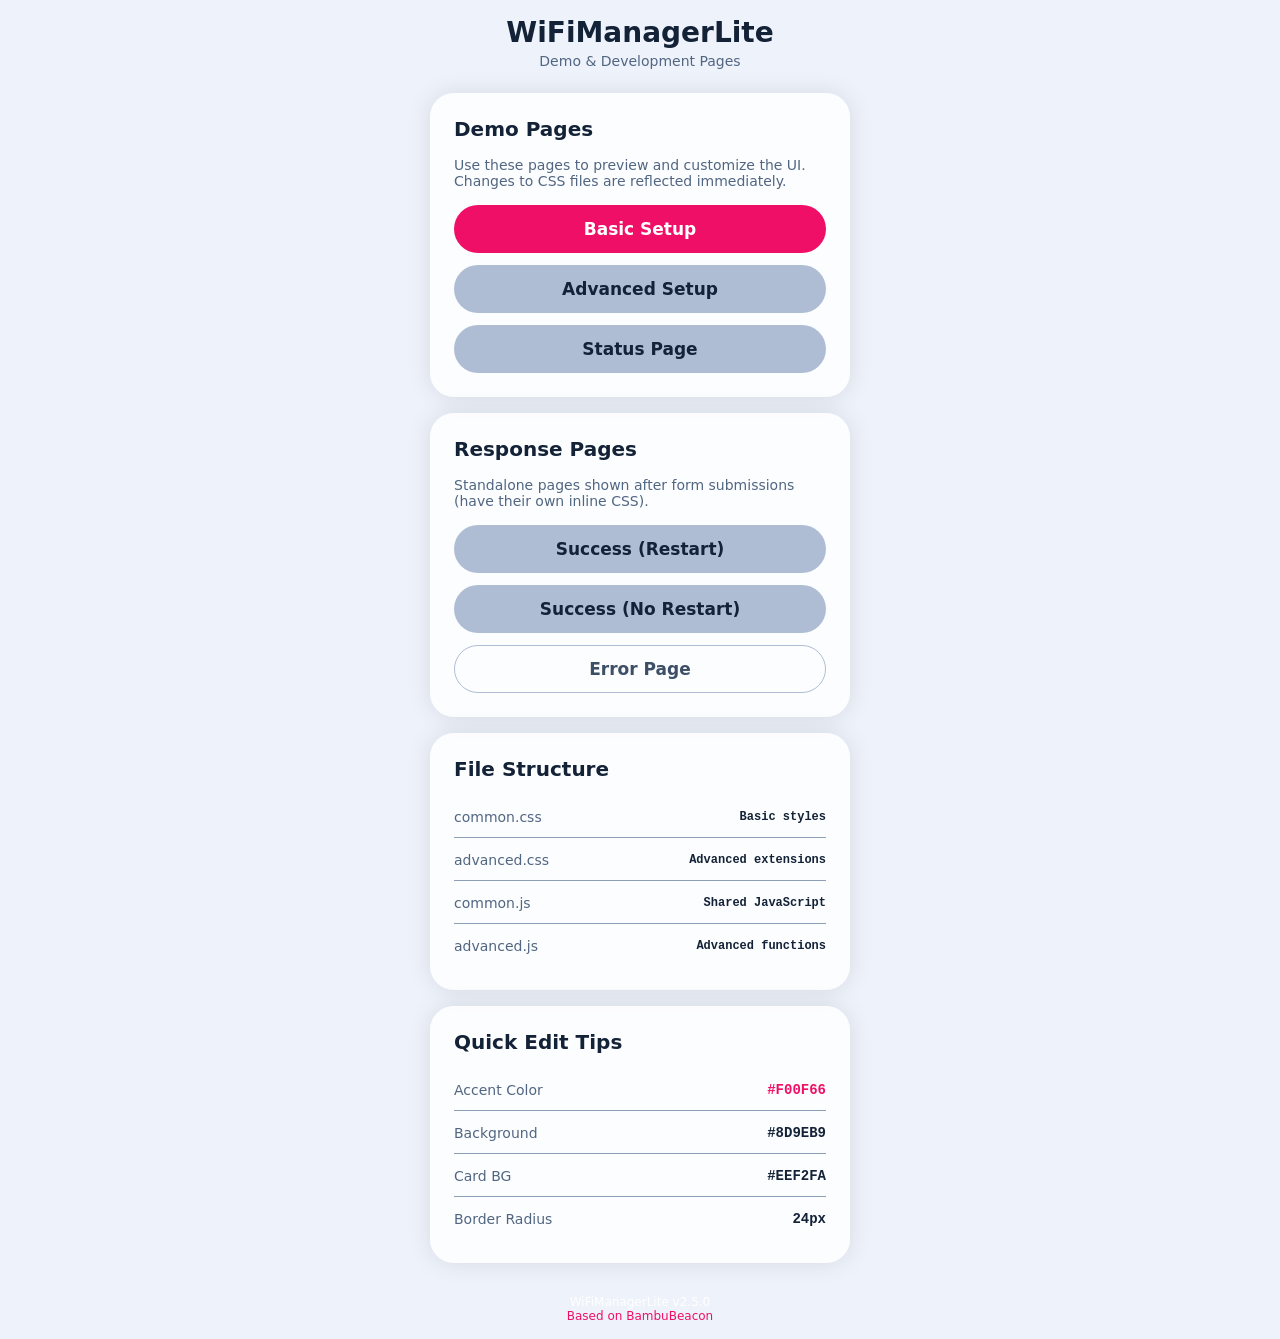
<file: webui_src/demo/index.html>
<!DOCTYPE html>
<html lang="en">
<head>
  <meta charset="UTF-8"/>
  <meta name="viewport" content="width=device-width,initial-scale=1.0"/>
  <title>WiFiManagerLite - Demo Pages</title>
  <link rel="stylesheet" href="../common.css"/>
  <link rel="stylesheet" href="../advanced.css"/>
</head>
<body>
  <div class="app">
    <!-- Header -->
    <div class="page-header">
      <h1>WiFiManagerLite</h1>
      <div class="subtitle">Demo &amp; Development Pages</div>
    </div>

    <!-- Demo Pages Card -->
    <div class="card">
      <div class="card-title mb-xl">Demo Pages</div>
      <p style="color: var(--text-muted); margin-bottom: var(--spc-xl); font-size: var(--font-size-body-medium);">
        Use these pages to preview and customize the UI. Changes to CSS files are reflected immediately.
      </p>
      <div class="button-stack">
        <a href="demo_basic.html" class="btn btn-large btn-cta">Basic Setup</a>
        <a href="demo_setup.html" class="btn btn-large btn-secondary">Advanced Setup</a>
        <a href="demo_status.html" class="btn btn-large btn-secondary">Status Page</a>
      </div>
    </div>

    <!-- Response Pages Card -->
    <div class="card">
      <div class="card-title mb-xl">Response Pages</div>
      <p style="color: var(--text-muted); margin-bottom: var(--spc-xl); font-size: var(--font-size-body-medium);">
        Standalone pages shown after form submissions (have their own inline CSS).
      </p>
      <div class="button-stack">
        <a href="../success_restart.html" class="btn btn-large btn-secondary">Success (Restart)</a>
        <a href="../success.html" class="btn btn-large btn-secondary">Success (No Restart)</a>
        <a href="../error.html" class="btn btn-large btn-danger">Error Page</a>
      </div>
    </div>

    <!-- File Structure Card -->
    <div class="card">
      <div class="card-title mb-xl">File Structure</div>
      <div class="status-list">
        <div class="status-item">
          <span class="status-label">common.css</span>
          <span class="status-value" style="font-size: 12px;">Basic styles</span>
        </div>
        <div class="status-item">
          <span class="status-label">advanced.css</span>
          <span class="status-value" style="font-size: 12px;">Advanced extensions</span>
        </div>
        <div class="status-item">
          <span class="status-label">common.js</span>
          <span class="status-value" style="font-size: 12px;">Shared JavaScript</span>
        </div>
        <div class="status-item">
          <span class="status-label">advanced.js</span>
          <span class="status-value" style="font-size: 12px;">Advanced functions</span>
        </div>
      </div>
    </div>

    <!-- Quick Edit Tips -->
    <div class="card">
      <div class="card-title mb-xl">Quick Edit Tips</div>
      <div class="status-list">
        <div class="status-item">
          <span class="status-label">Accent Color</span>
          <span class="status-value" style="color: var(--accent-pink);">#F00F66</span>
        </div>
        <div class="status-item">
          <span class="status-label">Background</span>
          <span class="status-value">#8D9EB9</span>
        </div>
        <div class="status-item">
          <span class="status-label">Card BG</span>
          <span class="status-value">#EEF2FA</span>
        </div>
        <div class="status-item">
          <span class="status-label">Border Radius</span>
          <span class="status-value">24px</span>
        </div>
      </div>
    </div>

    <!-- Footer -->
    <div class="page-footer">
      WiFiManagerLite v2.5.0<br>
      <a href="https://github.com/softwarecrash/BambuBeacon" target="_blank">Based on BambuBeacon</a>
    </div>
  </div>
</body>
</html>
</file>
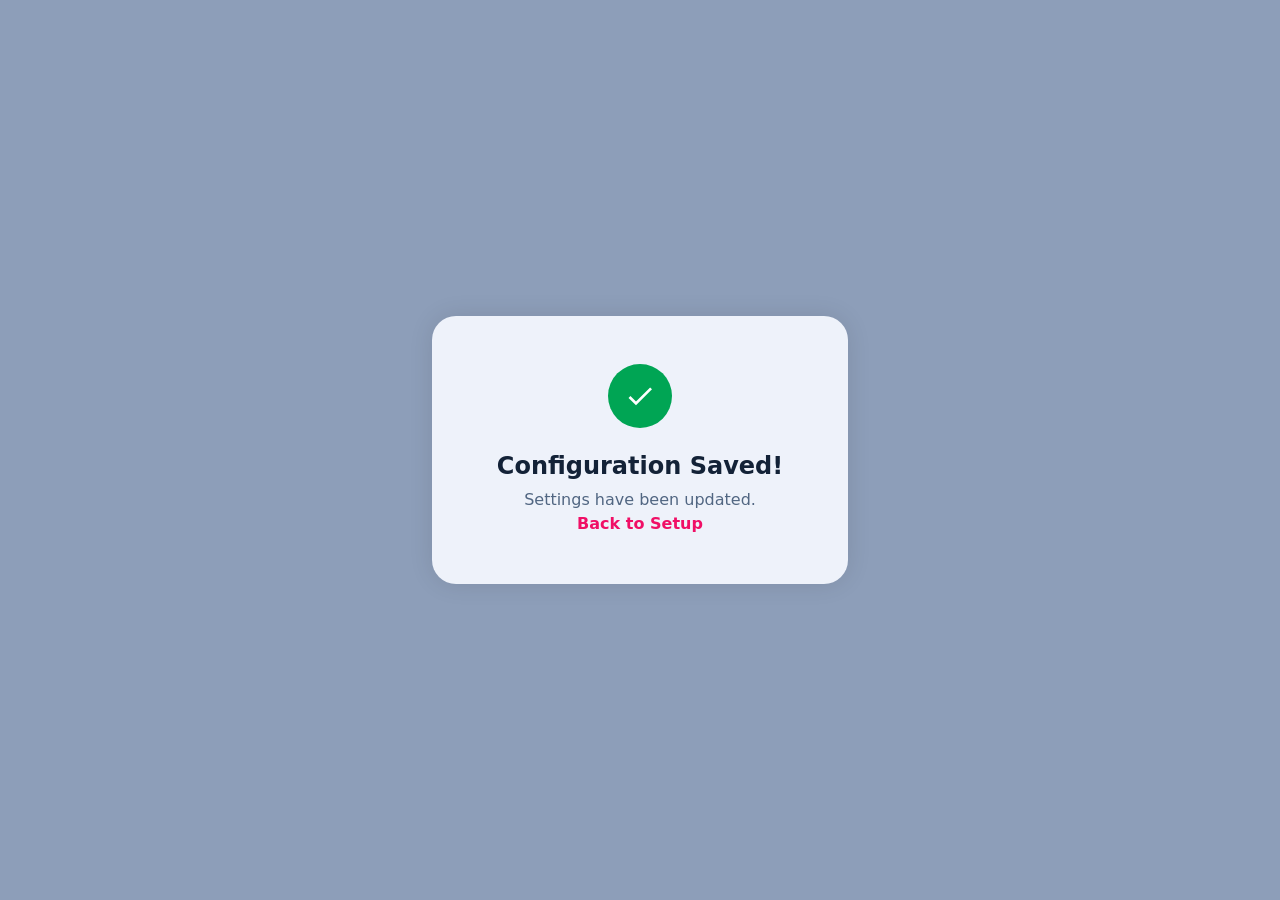
<file: webui_src/success.html>
<!DOCTYPE html>
<html lang="en">
<head>
  <meta charset="UTF-8">
  <meta name="viewport" content="width=device-width,initial-scale=1">
  <title>Success</title>
  <style>
    /* ============================================
       Response Page Styles (Homewind Design)
       Edit these to customize the success page
       ============================================ */
    
    /* Background */
    body {
      font-family: -apple-system, BlinkMacSystemFont, system-ui, sans-serif;
      background: #8D9EB9;
      margin: 0;
      padding: 24px;
      min-height: 100vh;
      display: flex;
      align-items: center;
      justify-content: center;
      box-sizing: border-box;
    }
    
    /* Card Container */
    .card {
      background: #EEF2FA;
      border-radius: 24px;
      padding: 48px;
      text-align: center;
      max-width: 320px;
      width: 100%;
      box-shadow: 0 0 24px rgba(0,0,0,0.1);
    }
    
    /* Icon Circle */
    .icon {
      width: 64px;
      height: 64px;
      background: #00A554;  /* Green for success */
      border-radius: 50%;
      margin: 0 auto 24px;
      display: flex;
      align-items: center;
      justify-content: center;
    }
    .icon svg {
      width: 32px;
      height: 32px;
      fill: #fff;
    }
    
    /* Typography */
    h1 {
      color: #132237;
      font-size: 24px;
      margin: 0 0 8px;
    }
    p {
      color: #516682;
      margin: 0;
      line-height: 1.5;
    }
    
    /* Link */
    a {
      color: #F00F66;  /* Pink accent */
      text-decoration: none;
      font-weight: 600;
    }
    a:hover {
      text-decoration: underline;
    }
  </style>
</head>
<body>
  <div class="card">
    <!-- Success Icon (Checkmark) -->
    <div class="icon">
      <svg viewBox="0 0 24 24">
        <path d="M9 16.17L4.83 12l-1.42 1.41L9 19 21 7l-1.41-1.41z"/>
      </svg>
    </div>
    
    <!-- Message -->
    <h1>Configuration Saved!</h1>
    <p>Settings have been updated.<br><a href="/">Back to Setup</a></p>
  </div>
</body>
</html>
</file>
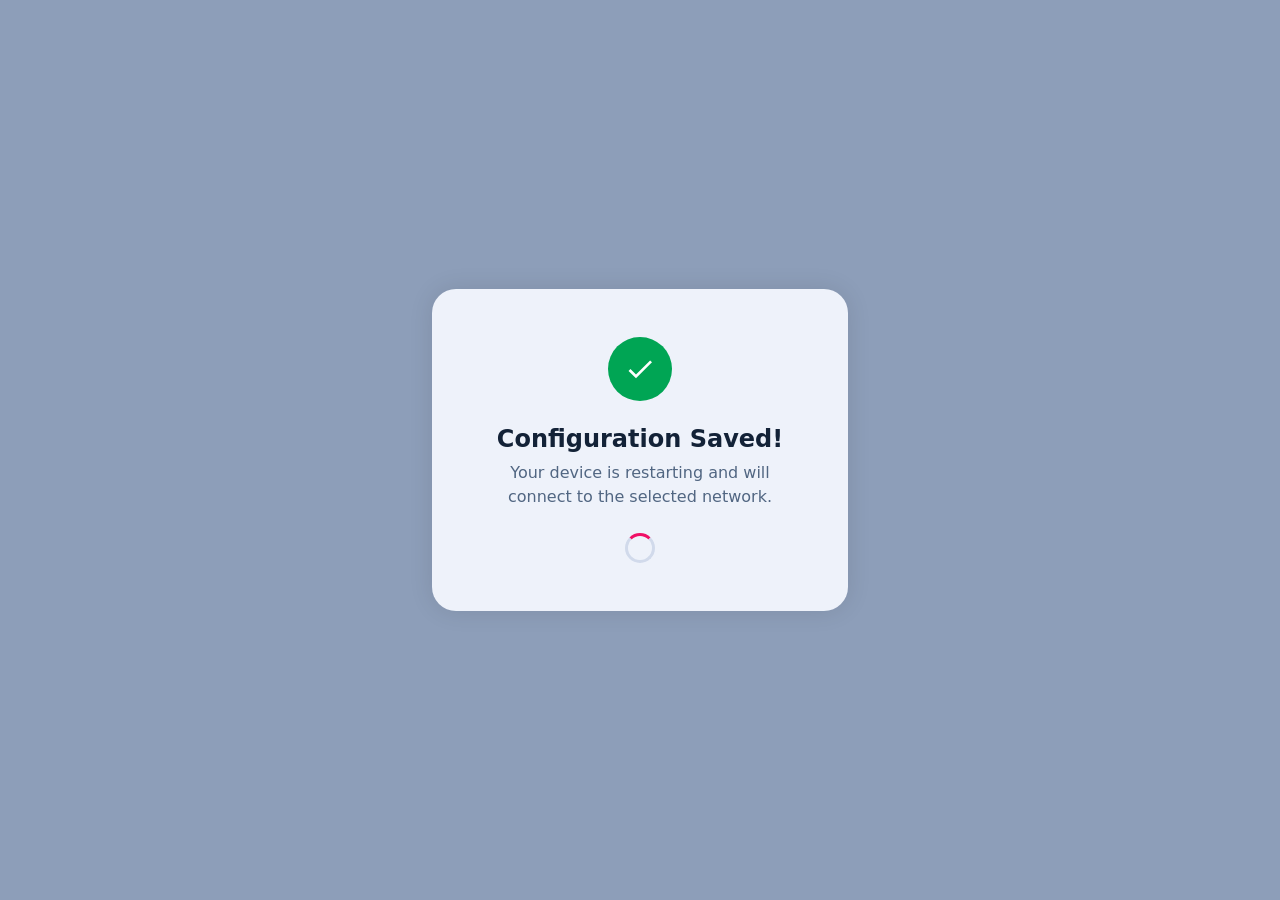
<file: webui_src/success_restart.html>
<!DOCTYPE html>
<html lang="en">
<head>
  <meta charset="UTF-8">
  <meta name="viewport" content="width=device-width,initial-scale=1">
  <title>Success</title>
  <style>
    /* ============================================
       Response Page Styles (Homewind Design)
       Edit these to customize the success page
       ============================================ */
    
    /* Background */
    body {
      font-family: -apple-system, BlinkMacSystemFont, system-ui, sans-serif;
      background: #8D9EB9;
      margin: 0;
      padding: 24px;
      min-height: 100vh;
      display: flex;
      align-items: center;
      justify-content: center;
      box-sizing: border-box;
    }
    
    /* Card Container */
    .card {
      background: #EEF2FA;
      border-radius: 24px;
      padding: 48px;
      text-align: center;
      max-width: 320px;
      width: 100%;
      box-shadow: 0 0 24px rgba(0,0,0,0.1);
    }
    
    /* Icon Circle */
    .icon {
      width: 64px;
      height: 64px;
      background: #00A554;  /* Green for success */
      border-radius: 50%;
      margin: 0 auto 24px;
      display: flex;
      align-items: center;
      justify-content: center;
    }
    .icon svg {
      width: 32px;
      height: 32px;
      fill: #fff;
    }
    
    /* Typography */
    h1 {
      color: #132237;
      font-size: 24px;
      margin: 0 0 8px;
    }
    p {
      color: #516682;
      margin: 0 0 24px;
      line-height: 1.5;
    }
    
    /* Loading Spinner */
    .spinner {
      width: 24px;
      height: 24px;
      border: 3px solid #D1DAEB;
      border-top-color: #F00F66;  /* Pink accent */
      border-radius: 50%;
      animation: spin 1s linear infinite;
      margin: 0 auto;
    }
    @keyframes spin {
      to { transform: rotate(360deg); }
    }
  </style>
</head>
<body>
  <div class="card">
    <!-- Success Icon (Checkmark) -->
    <div class="icon">
      <svg viewBox="0 0 24 24">
        <path d="M9 16.17L4.83 12l-1.42 1.41L9 19 21 7l-1.41-1.41z"/>
      </svg>
    </div>
    
    <!-- Message -->
    <h1>Configuration Saved!</h1>
    <p>Your device is restarting and will connect to the selected network.</p>
    
    <!-- Loading Spinner -->
    <div class="spinner"></div>
  </div>
</body>
</html>
</file>
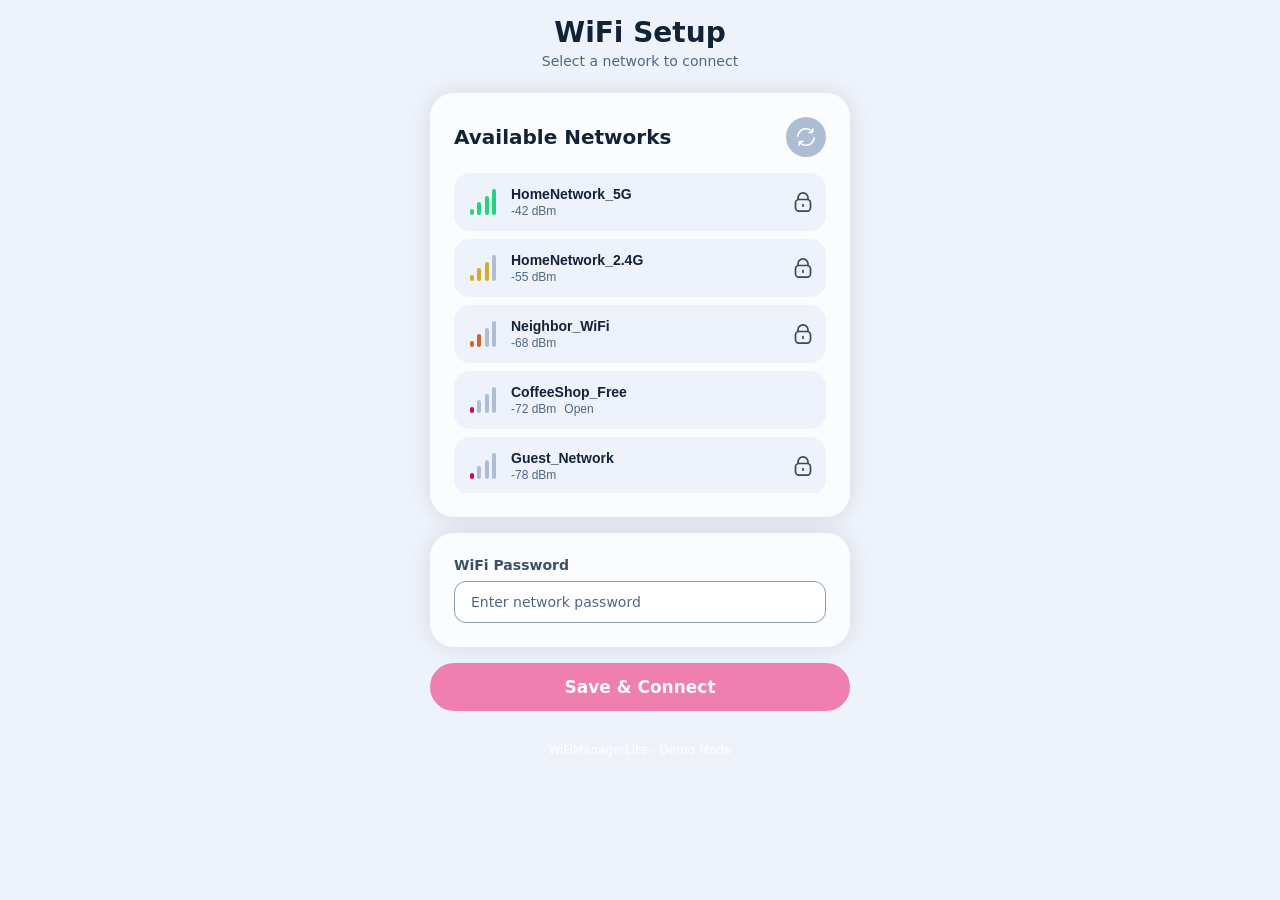
<file: webui_src/demo/demo_basic.html>
<!DOCTYPE html>
<html lang="en">
<head>
  <meta charset="UTF-8"/>
  <meta name="viewport" content="width=device-width,initial-scale=1.0,user-scalable=no"/>
  <title>Demo - Basic Setup</title>
  <!-- Direct link to CSS for easy editing -->
  <link rel="stylesheet" href="../common.css"/>
</head>
<body>
  <div class="app">
    <!-- Header -->
    <div class="page-header">
      <h1>WiFi Setup</h1>
      <div class="subtitle">Select a network to connect</div>
    </div>

    <!-- Network Selection Card -->
    <div class="card">
      <div class="card-header">
        <div class="card-title">Available Networks</div>
        <button type="button" class="icon-btn" onclick="refreshNetworks()" title="Refresh">
          <div class="icon icon-refresh"></div>
        </button>
      </div>
      <div id="networks" class="network-list">
        <!-- Networks will be populated by JavaScript -->
      </div>
    </div>
    
    <!-- Password Card -->
    <form action="#" method="POST" class="card" onsubmit="handleSubmit(event)" id="wifiForm">
      <label for="password">WiFi Password</label>
      <input type="password" id="password" name="password0" placeholder="Enter network password" autocomplete="new-password"/>
      <input type="hidden" id="ssid0" name="ssid0"/>
      <input type="hidden" id="bssid0" name="bssid0"/>
      <input type="hidden" name="devicename" value="ESP-Device"/>
    </form>
    
    <!-- Save Button (outside card) -->
    <div class="button-stack">
      <button type="submit" form="wifiForm" class="btn btn-large btn-cta" id="saveBtn" disabled>Save &amp; Connect</button>
    </div>
    
    <!-- Footer -->
    <div class="page-footer">WiFiManagerLite - Demo Mode</div>
  </div>
  
  <!-- Toast Backdrop -->
  <div id="toast-backdrop"></div>
  
  <!-- Toast Notification -->
  <div id="toast">
    <div id="toast-icon" class="spinner"></div>
    <div id="toast-title"></div>
    <div id="toast-msg"></div>
  </div>
  
  <script>
    // ============================================
    // Mock WiFi Networks for Demo
    // ============================================
    const mockNetworks = [
      { ssid: "HomeNetwork_5G",      bssid: "AA:BB:CC:DD:EE:01", rssi: -42, enc: true },
      { ssid: "HomeNetwork_2.4G",    bssid: "AA:BB:CC:DD:EE:02", rssi: -55, enc: true },
      { ssid: "Neighbor_WiFi",       bssid: "11:22:33:44:55:01", rssi: -68, enc: true },
      { ssid: "CoffeeShop_Free",     bssid: "11:22:33:44:55:02", rssi: -72, enc: false },
      { ssid: "Guest_Network",       bssid: "11:22:33:44:55:03", rssi: -78, enc: true },
      { ssid: "IoT_Devices",         bssid: "11:22:33:44:55:04", rssi: -85, enc: true },
      { ssid: "",                    bssid: "99:99:99:99:99:99", rssi: -90, enc: true },  // Hidden network
    ];

    let selectedSSID = '';
    let selectedBSSID = '';

    // ============================================
    // Signal Strength to CSS Class
    // ============================================
    function getSignalClass(rssi) {
      if (rssi >= -50) return 'strength-100';
      if (rssi >= -60) return 'strength-75';
      if (rssi >= -70) return 'strength-50';
      return 'strength-25';
    }

    // ============================================
    // Generate WiFi Signal HTML
    // ============================================
    function signalHTML(rssi) {
      const cls = getSignalClass(rssi);
      return `<div class="wifi-signal ${cls}">
        <div class="wifi-bar"></div>
        <div class="wifi-bar"></div>
        <div class="wifi-bar"></div>
        <div class="wifi-bar"></div>
      </div>`;
    }

    // ============================================
    // Load Networks (with mock scanning delay)
    // ============================================
    function loadNetworks() {
      const container = document.getElementById('networks');
      
      // Show scanning state
      container.innerHTML = `
        <div class="network empty">
          <div style="width:32px;height:32px;background:var(--icon-spinner) no-repeat center/contain"></div>
          <span>Scanning...</span>
        </div>`;

      // Simulate scan delay
      setTimeout(() => {
        container.innerHTML = '';
        
        // Sort by signal strength
        const sorted = [...mockNetworks].sort((a, b) => b.rssi - a.rssi);
        
        sorted.forEach(n => {
          const btn = document.createElement('button');
          btn.type = 'button';
          btn.className = 'network';
          btn.innerHTML = `
            ${signalHTML(n.rssi)}
            <div class="network-info">
              <div class="ssid">${n.ssid || '(hidden network)'}</div>
              <div class="network-meta">
                ${n.rssi} dBm
                ${!n.enc ? '<span style="color:var(--accent-green)">Open</span>' : ''}
              </div>
            </div>
            ${n.enc ? '<span class="lock-icon network-lock"></span>' : ''}
          `;

          btn.onclick = function() {
            // Deselect all
            document.querySelectorAll('.network').forEach(el => el.classList.remove('selected'));
            this.classList.add('selected');

            selectedSSID = n.ssid || '';
            selectedBSSID = n.bssid || '';

            // Update form fields
            document.getElementById('ssid0').value = selectedSSID;
            document.getElementById('bssid0').value = selectedBSSID;

            // Enable save button
            document.getElementById('saveBtn').disabled = !selectedSSID;

            // Focus password field
            document.getElementById('password').focus();
          };

          container.appendChild(btn);
        });
      }, 800);
    }

    // ============================================
    // Refresh Networks
    // ============================================
    function refreshNetworks() {
      loadNetworks();
    }

    // ============================================
    // Toast Notification
    // ============================================
    function toast(type, title, msg) {
      const t = document.getElementById('toast');
      const b = document.getElementById('toast-backdrop');
      const icon = document.getElementById('toast-icon');
      
      icon.className = type;
      document.getElementById('toast-title').textContent = title;
      document.getElementById('toast-msg').textContent = msg || '';
      
      t.classList.add('show');
      b.classList.add('show');
      
      if (type !== 'spinner') {
        setTimeout(() => {
          t.classList.remove('show');
          b.classList.remove('show');
        }, 3000);
      }
    }

    // ============================================
    // Form Submit Handler (Demo)
    // ============================================
    function handleSubmit(e) {
      e.preventDefault();
      
      const ssid = document.getElementById('ssid0').value;
      const password = document.getElementById('password').value;
      
      toast('spinner', 'Connecting...', `Connecting to ${ssid}`);
      
      // Simulate connection
      setTimeout(() => {
        toast('success', 'Connected!', `Successfully connected to ${ssid}`);
      }, 2000);
    }

    // ============================================
    // Initialize
    // ============================================
    document.addEventListener('DOMContentLoaded', loadNetworks);
  </script>
</body>
</html>
</file>
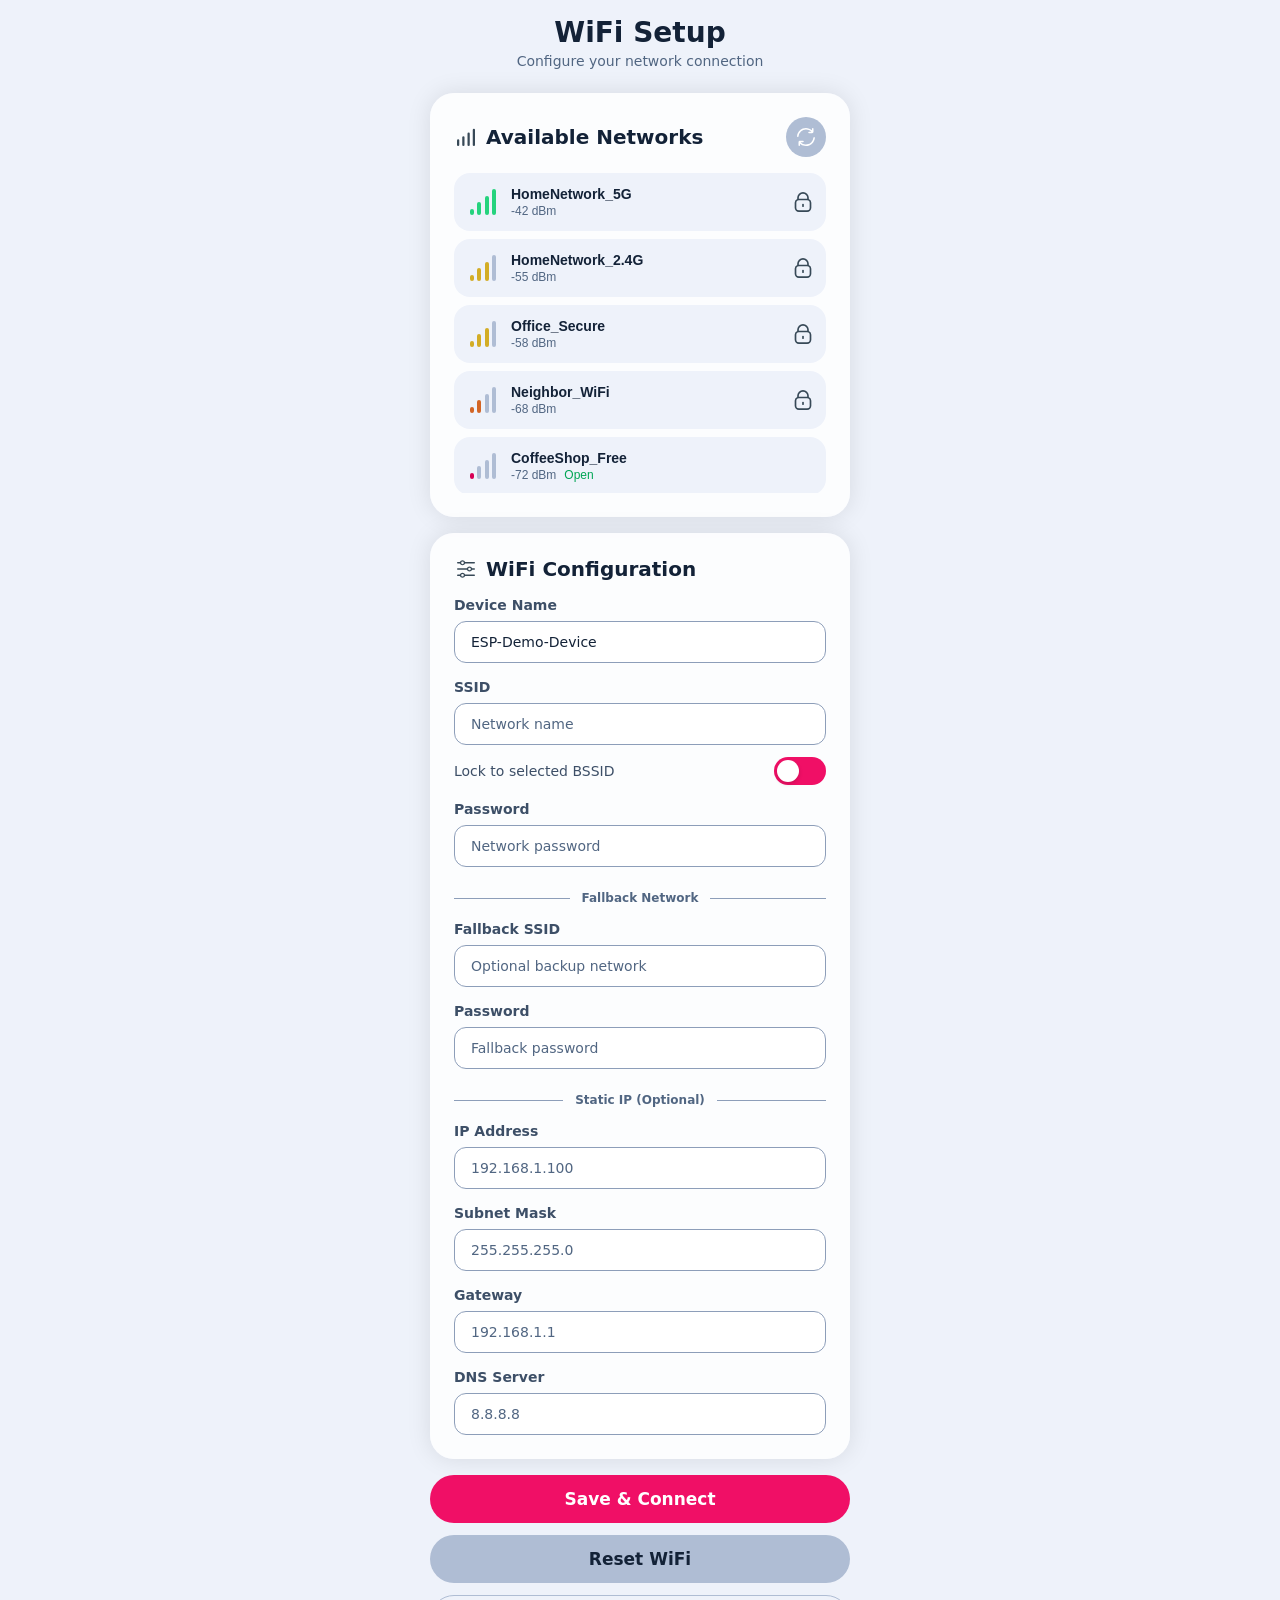
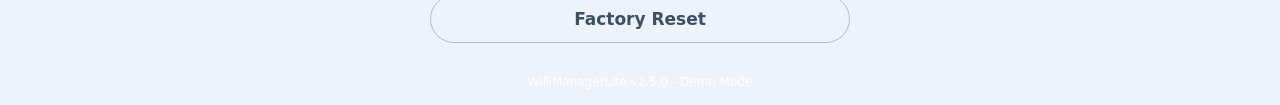
<file: webui_src/demo/demo_setup.html>
<!DOCTYPE html>
<html lang="en">
<head>
  <meta charset="UTF-8"/>
  <meta name="viewport" content="width=device-width,initial-scale=1.0,user-scalable=no"/>
  <title>Demo - Advanced Setup</title>
  <!-- Direct links to CSS for easy editing -->
  <link rel="stylesheet" href="../common.css"/>
  <link rel="stylesheet" href="../advanced.css"/>
</head>
<body>
  <div class="app">
    <!-- Header -->
    <div class="page-header">
      <h1>WiFi Setup</h1>
      <div class="subtitle">Configure your network connection</div>
    </div>

    <!-- Network Selection Card -->
    <div class="card">
      <div class="card-header">
        <div class="card-title">
          <div class="card-title-icon" style="background-image: var(--icon-wifi)"></div>
          Available Networks
        </div>
        <button type="button" class="icon-btn" onclick="refreshNetworks()" title="Refresh">
          <div class="icon icon-refresh"></div>
        </button>
      </div>
      <div id="networks" class="network-list">
        <!-- Networks will be populated by JavaScript -->
      </div>
    </div>

    <!-- WiFi Configuration Card -->
    <form id="wifiForm" action="#" method="POST" class="card" onsubmit="handleSubmit(event)">
      <div class="card-title">
        <div class="card-title-icon" style="background-image: var(--icon-settings)"></div>
        WiFi Configuration
      </div>

      <label for="devicename">Device Name</label>
      <input type="text" id="devicename" name="devicename" placeholder="My ESP Device" value="ESP-Demo-Device" autocomplete="off" required/>

      <label for="ssid0">SSID</label>
      <input type="text" id="ssid0" name="ssid0" placeholder="Network name" autocomplete="off"/>
      <input type="hidden" id="bssid0" name="bssid0"/>

      <label class="toggle-row">
        <span>Lock to selected BSSID</span>
        <div class="toggle-switch">
          <input type="checkbox" id="bssidLock" name="bssidLock" value="1"/>
          <span class="toggle-slider"></span>
        </div>
      </label>

      <label for="password0">Password</label>
      <input type="password" id="password0" name="password0" placeholder="Network password" autocomplete="new-password"/>

      <div class="section-divider">Fallback Network</div>

      <label for="ssid1">Fallback SSID</label>
      <input type="text" id="ssid1" name="ssid1" placeholder="Optional backup network" autocomplete="off"/>

      <label for="password1">Password</label>
      <input type="password" id="password1" name="password1" placeholder="Fallback password" autocomplete="new-password"/>

      <div class="section-divider">Static IP (Optional)</div>

      <label for="ip">IP Address</label>
      <input type="text" id="ip" name="ip" placeholder="192.168.1.100"/>

      <label for="subnet">Subnet Mask</label>
      <input type="text" id="subnet" name="subnet" placeholder="255.255.255.0"/>

      <label for="gateway">Gateway</label>
      <input type="text" id="gateway" name="gateway" placeholder="192.168.1.1"/>

      <label for="dns">DNS Server</label>
      <input type="text" id="dns" name="dns" placeholder="8.8.8.8"/>
    </form>
    
    <!-- Buttons (outside card) -->
    <div class="button-stack">
      <button type="submit" form="wifiForm" class="btn btn-large btn-cta">Save &amp; Connect</button>
      <button type="button" class="btn btn-large btn-secondary" onclick="doReset()">Reset WiFi</button>
      <button type="button" class="btn btn-large btn-danger" onclick="doFactoryReset()">Factory Reset</button>
    </div>

    <!-- Footer -->
    <div class="page-footer">
      WiFiManagerLite v2.5.0 - Demo Mode
    </div>
  </div>

  <!-- Toast Backdrop -->
  <div id="toast-backdrop"></div>
  
  <!-- Toast Notification -->
  <div id="toast">
    <div id="toast-icon" class="spinner"></div>
    <div id="toast-title"></div>
    <div id="toast-msg"></div>
  </div>

  <script>
    // ============================================
    // Mock WiFi Networks for Demo
    // ============================================
    const mockNetworks = [
      { ssid: "HomeNetwork_5G",      bssid: "AA:BB:CC:DD:EE:01", rssi: -42, enc: true },
      { ssid: "HomeNetwork_2.4G",    bssid: "AA:BB:CC:DD:EE:02", rssi: -55, enc: true },
      { ssid: "Office_Secure",       bssid: "11:22:33:44:55:01", rssi: -58, enc: true },
      { ssid: "Neighbor_WiFi",       bssid: "11:22:33:44:55:02", rssi: -68, enc: true },
      { ssid: "CoffeeShop_Free",     bssid: "11:22:33:44:55:03", rssi: -72, enc: false },
      { ssid: "Guest_Network",       bssid: "11:22:33:44:55:04", rssi: -78, enc: true },
      { ssid: "IoT_Devices",         bssid: "11:22:33:44:55:05", rssi: -82, enc: true },
      { ssid: "Garage_AP",           bssid: "11:22:33:44:55:06", rssi: -88, enc: true },
      { ssid: "",                    bssid: "99:99:99:99:99:99", rssi: -92, enc: true },  // Hidden
    ];

    let selectedSSID = '';
    let selectedBSSID = '';

    // ============================================
    // Signal Strength to CSS Class
    // ============================================
    function getSignalClass(rssi) {
      if (rssi >= -50) return 'strength-100';
      if (rssi >= -60) return 'strength-75';
      if (rssi >= -70) return 'strength-50';
      return 'strength-25';
    }

    // ============================================
    // Generate WiFi Signal HTML
    // ============================================
    function signalHTML(rssi) {
      const cls = getSignalClass(rssi);
      return `<div class="wifi-signal ${cls}">
        <div class="wifi-bar"></div>
        <div class="wifi-bar"></div>
        <div class="wifi-bar"></div>
        <div class="wifi-bar"></div>
      </div>`;
    }

    // ============================================
    // Load Networks (with mock scanning delay)
    // ============================================
    function loadNetworks() {
      const container = document.getElementById('networks');
      
      // Show scanning state
      container.innerHTML = `
        <div class="network empty">
          <div style="width:32px;height:32px;background:var(--icon-spinner) no-repeat center/contain"></div>
          <span>Scanning...</span>
        </div>`;

      // Simulate scan delay
      setTimeout(() => {
        container.innerHTML = '';
        
        // Sort by signal strength
        const sorted = [...mockNetworks].sort((a, b) => b.rssi - a.rssi);
        
        sorted.forEach(n => {
          const btn = document.createElement('button');
          btn.type = 'button';
          btn.className = 'network';
          btn.innerHTML = `
            ${signalHTML(n.rssi)}
            <div class="network-info">
              <div class="ssid">${n.ssid || '(hidden network)'}</div>
              <div class="network-meta">
                ${n.rssi} dBm
                ${!n.enc ? '<span style="color:var(--accent-green)">Open</span>' : ''}
              </div>
            </div>
            ${n.enc ? '<span class="lock-icon network-lock"></span>' : ''}
          `;

          btn.onclick = function() {
            // Deselect all
            document.querySelectorAll('.network').forEach(el => el.classList.remove('selected'));
            this.classList.add('selected');

            selectedSSID = n.ssid || '';
            selectedBSSID = n.bssid || '';

            // Update form fields
            document.getElementById('ssid0').value = selectedSSID;
            document.getElementById('bssid0').value = selectedBSSID;

            // Focus password field
            document.getElementById('password0').focus();
          };

          container.appendChild(btn);
        });
      }, 800);
    }

    // ============================================
    // Refresh Networks
    // ============================================
    function refreshNetworks() {
      loadNetworks();
    }

    // ============================================
    // Toast Notification
    // ============================================
    function toast(type, title, msg) {
      const t = document.getElementById('toast');
      const b = document.getElementById('toast-backdrop');
      const icon = document.getElementById('toast-icon');
      
      icon.className = type;
      document.getElementById('toast-title').textContent = title;
      document.getElementById('toast-msg').textContent = msg || '';
      
      t.classList.add('show');
      b.classList.add('show');
      
      if (type !== 'spinner') {
        setTimeout(() => {
          t.classList.remove('show');
          b.classList.remove('show');
        }, 3000);
      }
    }

    // ============================================
    // Form Submit Handler (Demo)
    // ============================================
    function handleSubmit(e) {
      e.preventDefault();
      
      const ssid = document.getElementById('ssid0').value;
      const deviceName = document.getElementById('devicename').value;
      
      if (!ssid) {
        toast('error', 'Error', 'Please select a network');
        return;
      }
      
      toast('spinner', 'Saving...', `Connecting ${deviceName} to ${ssid}`);
      
      // Simulate connection
      setTimeout(() => {
        toast('success', 'Configuration Saved!', `Device will restart and connect to ${ssid}`);
      }, 2000);
    }

    // ============================================
    // Reset Functions (Demo)
    // ============================================
    function doReset() {
      toast('spinner', 'Resetting...', 'Clearing WiFi settings');
      setTimeout(() => {
        toast('success', 'WiFi Reset', 'Settings cleared. Device will restart.');
      }, 1500);
    }

    function doFactoryReset() {
      if (confirm('Are you sure you want to factory reset? All settings will be lost.')) {
        toast('spinner', 'Factory Reset...', 'Erasing all data');
        setTimeout(() => {
          toast('success', 'Factory Reset Complete', 'Device will restart.');
        }, 2000);
      }
    }

    // ============================================
    // Initialize
    // ============================================
    document.addEventListener('DOMContentLoaded', loadNetworks);
  </script>
</body>
</html>
</file>
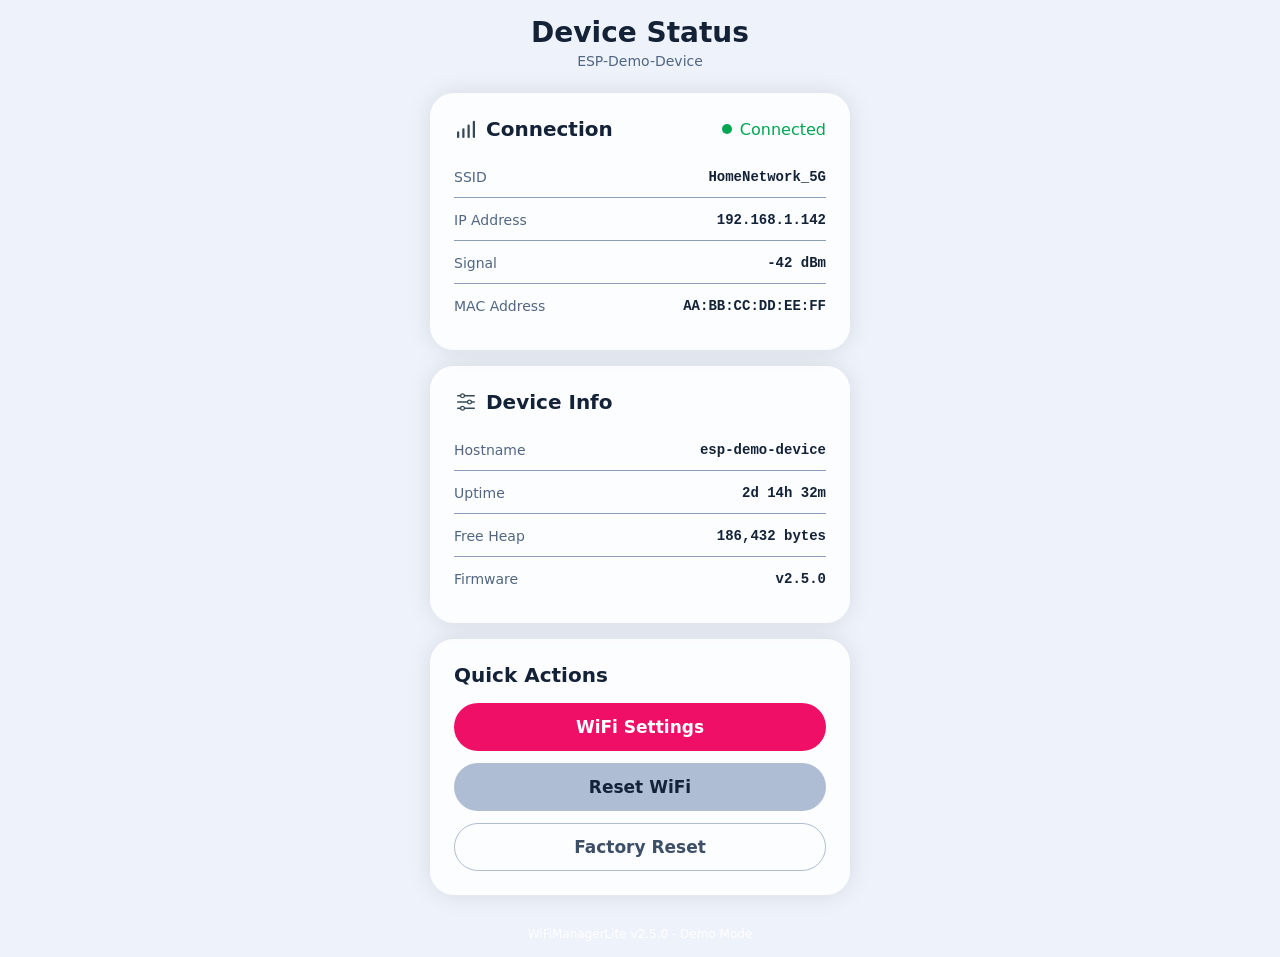
<file: webui_src/demo/demo_status.html>
<!DOCTYPE html>
<html lang="en">
<head>
  <meta charset="UTF-8"/>
  <meta name="viewport" content="width=device-width,initial-scale=1.0,user-scalable=no"/>
  <title>Demo - Status Page</title>
  <!-- Direct links to CSS for easy editing -->
  <link rel="stylesheet" href="../common.css"/>
  <link rel="stylesheet" href="../advanced.css"/>
</head>
<body>
  <div class="app">
    <!-- Header -->
    <div class="page-header">
      <h1>Device Status</h1>
      <div class="subtitle" id="device-name">ESP-Demo-Device</div>
    </div>

    <!-- Connection Status Card -->
    <div class="card">
      <div class="card-header">
        <div class="card-title">
          <div class="card-title-icon" style="background-image: var(--icon-wifi)"></div>
          Connection
        </div>
        <span id="connection-indicator" class="indicator connected">Connected</span>
      </div>
      <div class="status-list">
        <div class="status-item">
          <span class="status-label">SSID</span>
          <span class="status-value" id="status-ssid">HomeNetwork_5G</span>
        </div>
        <div class="status-item">
          <span class="status-label">IP Address</span>
          <span class="status-value" id="status-ip">192.168.1.142</span>
        </div>
        <div class="status-item">
          <span class="status-label">Signal</span>
          <span class="status-value" id="status-rssi">-42 dBm</span>
        </div>
        <div class="status-item">
          <span class="status-label">MAC Address</span>
          <span class="status-value" id="status-mac">AA:BB:CC:DD:EE:FF</span>
        </div>
      </div>
    </div>

    <!-- Device Info Card -->
    <div class="card">
      <div class="card-header">
        <div class="card-title">
          <div class="card-title-icon" style="background-image: var(--icon-settings)"></div>
          Device Info
        </div>
      </div>
      <div class="status-list">
        <div class="status-item">
          <span class="status-label">Hostname</span>
          <span class="status-value" id="status-hostname">esp-demo-device</span>
        </div>
        <div class="status-item">
          <span class="status-label">Uptime</span>
          <span class="status-value" id="status-uptime">2d 14h 32m</span>
        </div>
        <div class="status-item">
          <span class="status-label">Free Heap</span>
          <span class="status-value" id="status-heap">186,432 bytes</span>
        </div>
        <div class="status-item">
          <span class="status-label">Firmware</span>
          <span class="status-value" id="status-version">v2.5.0</span>
        </div>
      </div>
    </div>

    <!-- Actions Card -->
    <div class="card">
      <div class="card-title mb-xl">Quick Actions</div>
      <div class="button-stack">
        <a href="demo_setup.html" class="btn btn-large btn-cta">WiFi Settings</a>
        <button type="button" class="btn btn-large btn-secondary" onclick="doReset()">Reset WiFi</button>
        <button type="button" class="btn btn-large btn-danger" onclick="doFactoryReset()">Factory Reset</button>
      </div>
    </div>

    <!-- Footer -->
    <div class="page-footer">
      WiFiManagerLite v2.5.0 - Demo Mode
    </div>
  </div>

  <!-- Toast Backdrop -->
  <div id="toast-backdrop"></div>
  
  <!-- Toast Notification -->
  <div id="toast">
    <div id="toast-icon" class="spinner"></div>
    <div id="toast-title"></div>
    <div id="toast-msg"></div>
  </div>

  <script>
    // ============================================
    // Toast Notification
    // ============================================
    function toast(type, title, msg) {
      const t = document.getElementById('toast');
      const b = document.getElementById('toast-backdrop');
      const icon = document.getElementById('toast-icon');
      
      icon.className = type;
      document.getElementById('toast-title').textContent = title;
      document.getElementById('toast-msg').textContent = msg || '';
      
      t.classList.add('show');
      b.classList.add('show');
      
      if (type !== 'spinner') {
        setTimeout(() => {
          t.classList.remove('show');
          b.classList.remove('show');
        }, 3000);
      }
    }

    // ============================================
    // Reset Functions (Demo)
    // ============================================
    function doReset() {
      toast('spinner', 'Resetting...', 'Clearing WiFi settings');
      setTimeout(() => {
        toast('success', 'WiFi Reset', 'Settings cleared. Device will restart.');
        // Simulate disconnect
        document.getElementById('connection-indicator').className = 'indicator disconnected';
        document.getElementById('connection-indicator').textContent = 'Disconnected';
        document.getElementById('status-ssid').textContent = '—';
        document.getElementById('status-ip').textContent = '—';
        document.getElementById('status-rssi').textContent = '—';
      }, 1500);
    }

    function doFactoryReset() {
      if (confirm('Are you sure you want to factory reset? All settings will be lost.')) {
        toast('spinner', 'Factory Reset...', 'Erasing all data');
        setTimeout(() => {
          toast('success', 'Factory Reset Complete', 'Device will restart.');
        }, 2000);
      }
    }

    // ============================================
    // Simulate Live Updates (Demo)
    // ============================================
    let uptime = 2 * 24 * 60 + 14 * 60 + 32; // minutes

    function updateUptime() {
      uptime++;
      const days = Math.floor(uptime / (24 * 60));
      const hours = Math.floor((uptime % (24 * 60)) / 60);
      const mins = uptime % 60;
      document.getElementById('status-uptime').textContent = `${days}d ${hours}h ${mins}m`;
    }

    // Update uptime every minute (demo uses seconds for visibility)
    setInterval(updateUptime, 60000);
  </script>
</body>
</html>
</file>
<file: webui_src/common.css>
/* ============================================
   WiFiManagerLite - Basic Design System
   Homewind Theme
   ============================================ */

:root {
  /* ----------------------------------------
     Core Colors
     ---------------------------------------- */
  --background-app: #EEF2FA;
  --tile-bg: rgba(255,255,255,0.8);
  --text-main: #132237;
  --text-muted: #516682;
  --text-label: #3D4F67;
  --text-white: #fff;
  
  /* ----------------------------------------
     Accent Colors
     ---------------------------------------- */
  --accent-pink: #F00F66;
  --accent-pink-light: rgba(240, 15, 102, 0.1);
  --icon-button: #AFBDD4;
  
  /* ----------------------------------------
     Surface Colors
     ---------------------------------------- */
  --border-soft: #8D9EB9;
  --shadow-soft: 0 0 24px rgba(0, 0, 0, 0.1);
  --bg-white: #fff;
  --bg-button-cta: var(--accent-pink);
  --bg-button-secondary: #AFBDD4;
  --bg-modal-backdrop: rgba(19, 34, 55, 0.50);
  --bg-network: #EEF2FA;
  --bg-network-hover: rgba(209, 218, 235, 0.8);

  
  /* ----------------------------------------
     Typography
     ---------------------------------------- */
  --font-ui: -apple-system, BlinkMacSystemFont, system-ui, sans-serif;
  --font-title: Outfit, var(--font-ui);
  
  /* Font Sizes */
  --font-size-title-large: 28px;
  --font-size-title-medium: 20px;
  --font-size-body-large: 17px;
  --font-size-body-medium: 14px;
  --font-size-body-small: 12px;
  
  /* Font Weights */
  --font-weight-bold: 700;
  --font-weight-semibold: 600;
  --font-weight-medium: 500;
  
  /* ----------------------------------------
     Spacing Scale
     ---------------------------------------- */
  --spc-xs: 2px;
  --spc-sm: 4px;
  --spc-md: 8px;
  --spc-lg: 12px;
  --spc-xl: 16px;
  --spc-2xl: 24px;
  
  /* ----------------------------------------
     Border Radius Scale
     ---------------------------------------- */
  --radius-md: 12px;
  --radius-lg: 16px;
  --radius-card: 24px;
  --radius-full: 50%;
  --radius-pill: 99px;
  
  /* ----------------------------------------
     Transitions
     ---------------------------------------- */
  --transition-fast: 0.15s ease;
  --transition-smooth: 0.25s ease-out;
  
  /* ----------------------------------------
     WiFi Signal Colors
     ---------------------------------------- */
  --wifi-100: #25d37d;   /* Excellent */
  --wifi-75: #d3ad25;    /* Good */
  --wifi-50: #d36525;    /* Fair */
  --wifi-25: #d70054;    /* Weak */
  --wifi-inactive: #AFBDD4;
  
  /* ----------------------------------------
     Icon SVG Data URLs
     ---------------------------------------- */
  --icon-spinner: url("data:image/svg+xml,%3Csvg width='32' height='32' stroke='%23F00F66' viewBox='0 0 24 24' xmlns='http://www.w3.org/2000/svg'%3E%3Cstyle%3E.spinner_ble%7Btransform-origin:center;animation:spinner_rotate 2s linear infinite%7D.spinner_ble circle%7Bstroke-linecap:round;animation:spinner_dash 1.5s ease-in-out infinite%7D%40keyframes spinner_rotate%7B100%25%7Btransform:rotate(360deg)%7D%7D%40keyframes spinner_dash%7B0%25%7Bstroke-dasharray:0 150;stroke-dashoffset:0%7D47.5%25%7Bstroke-dasharray:42 150;stroke-dashoffset:-16%7D95%25,100%25%7Bstroke-dasharray:42 150;stroke-dashoffset:-59%7D%7D%3C/style%3E%3Cg class='spinner_ble'%3E%3Ccircle cx='12' cy='12' r='9.5' fill='none' stroke-width='2'/%3E%3C/g%3E%3C/svg%3E");
  
  --icon-lock: url("data:image/svg+xml,%3Csvg xmlns='http://www.w3.org/2000/svg' width='24' height='24' fill='none' viewBox='0 0 24 24'%3E%3Cpath fill='%23374957' d='M19 8.424V7A7 7 0 0 0 5 7v1.424A5 5 0 0 0 2 13v6a5 5 0 0 0 5 5h10a5 5 0 0 0 5-5v-6a5 5 0 0 0-3-4.576ZM7 7a5 5 0 0 1 10 0v1H7V7Zm13 12a3 3 0 0 1-3 3H7a3 3 0 0 1-3-3v-6a3 3 0 0 1 3-3h10a3 3 0 0 1 3 3v6Z'/%3E%3Cpath fill='%23374957' d='M12 14a1 1 0 0 0-1 1v2a1 1 0 1 0 2 0v-2a1 1 0 0 0-1-1Z'/%3E%3C/svg%3E");
  
  --icon-refresh: url("data:image/svg+xml,%3Csvg xmlns='http://www.w3.org/2000/svg' width='32' height='32' fill='none' viewBox='0 0 32 32'%3E%3Cpath fill='%23ffffff' d='M16 6c1.327.004 2.64.272 3.862.787a10.96 10.96 0 0 1 3.26 2.213H20a1 1 0 1 0 0 2h4.143a1.857 1.857 0 0 0 1.857-1.857V5a1 1 0 1 0-2 0v2.078a11.96 11.96 0 0 0-5.876-2.885A11.96 11.96 0 0 0 11.61 4.826a11.96 11.96 0 0 0-5.21 3.964 11.96 11.96 0 0 0-2.35 6.11 1.05 1.05 0 0 0 1.05 1.1c.244.003.482-.084.664-.247a1.05 1.05 0 0 0 .325-.63A9.96 9.96 0 0 1 9.25 8.628 9.96 9.96 0 0 1 16 6Z'/%3E%3Cpath fill='%23ffffff' d='M26.951 16a1.05 1.05 0 0 0-1.05 1.1 9.96 9.96 0 0 1-2.787 5.8 9.96 9.96 0 0 1-5.54 2.89 9.96 9.96 0 0 1-6.28-.86 9.96 9.96 0 0 1-2.416-1.93H12a1 1 0 1 0 0-2H7.857A1.857 1.857 0 0 0 6 22.857V27a1 1 0 1 0 2 0v-2.078a11.96 11.96 0 0 0 5.876 2.885 11.96 11.96 0 0 0 6.515-.634 11.96 11.96 0 0 0 5.21-3.963 11.96 11.96 0 0 0 2.35-6.11 1.05 1.05 0 0 0-1.05-1.1h.05Z'/%3E%3C/svg%3E");
  
  --icon-checked-filled: url("data:image/svg+xml,%3Csvg xmlns='http://www.w3.org/2000/svg' width='32' height='32' viewBox='0 0 32 32' fill='none'%3E%3Cpath fill-rule='evenodd' clip-rule='evenodd' d='M16 28C22.6274 28 28 22.6274 28 16C28 9.37258 22.6274 4 16 4C9.37258 4 4 9.37258 4 16C4 22.6274 9.37258 28 16 28ZM15.9275 19.8966L22.7205 13.1896C22.8926 13.0006 22.9848 12.7568 22.9799 12.5012C22.975 12.2456 22.8724 12.0016 22.6932 11.8193C22.514 11.637 22.2717 11.5302 22.0162 11.521C21.7608 11.5118 21.5114 11.6007 21.3195 11.7696L14.5135 18.4696L10.7205 14.7626C10.5309 14.5769 10.2753 14.4742 10.0099 14.477C9.74454 14.4798 9.49116 14.588 9.30551 14.7776C9.11986 14.9672 9.01715 15.2228 9.01996 15.4882C9.02277 15.7536 9.13088 16.0069 9.32051 16.1926L13.1045 19.8966C13.4794 20.27 13.9869 20.4797 14.516 20.4797C15.0451 20.4797 15.5527 20.27 15.9275 19.8966Z' fill='%2300A554'/%3E%3C/svg%3E");
  
  --icon-error: url("data:image/svg+xml,%3Csvg xmlns='http://www.w3.org/2000/svg' width='32' height='32' fill='none'%3E%3Cg clip-path='url(%23a)'%3E%3Cpath fill='%23F00F66' d='M21.333 5.357a8 8 0 0 1 6.978 4.727l2.037 4.583h-7.681a1.333 1.333 0 0 1-1.334-1.334V5.357ZM11.923 28c.049.219.074.442.077.667a3.333 3.333 0 1 1-6.667 0c.003-.225.029-.448.078-.667h6.512Zm14.666 0c.05.219.075.442.078.667a3.333 3.333 0 1 1-6.667 0c.003-.225.029-.448.077-.667h6.512ZM32 21.496a3.804 3.804 0 0 1-4 3.837H4a4 4 0 0 1-4-4V12a6.675 6.675 0 0 1 6.667-6.667h5.6l.88-3.522a2.392 2.392 0 0 1 4.64 0l.88 3.522v8a4 4 0 0 0 4 4h8.716c.341 1.364.548 2.759.617 4.163ZM13.333 16A1.333 1.333 0 0 0 12 14.667h-1.333v-1.334a1.333 1.333 0 1 0-2.667 0v1.334H6.667a1.334 1.334 0 0 0 0 2.666H8v1.334a1.333 1.333 0 1 0 2.667 0v-1.334H12A1.333 1.333 0 0 0 13.333 16Z'/%3E%3C/g%3E%3Cdefs%3E%3CclipPath id='a'%3E%3Cpath fill='%23fff' d='M0 0h32v32H0z'/%3E%3C/clipPath%3E%3C/defs%3E%3C/svg%3E");
}


/* ============================================
   Reset & Base
   ============================================ */

* {
  box-sizing: border-box;
  margin: 0;
  padding: 0;
}

html, body {
  height: 100%;
}

body {
  font-family: var(--font-ui);
  background: var(--background-app);
  color: var(--text-main);
  min-height: 100vh;
  display: flex;
  justify-content: center;
  padding: var(--spc-xl);
}


/* ============================================
   Layout
   ============================================ */

.app {
  width: 100%;
  max-width: 420px;
  display: flex;
  flex-direction: column;
  gap: var(--spc-xl);
}


/* ============================================
   Card Component
   ============================================ */

.card {
  background: var(--tile-bg);
  border-radius: var(--radius-card);
  box-shadow: var(--shadow-soft);
  padding: var(--spc-2xl);
}

.card-header {
  display: flex;
  align-items: center;
  justify-content: space-between;
  margin-bottom: var(--spc-xl);
}

.card-title {
  font-family: var(--font-title);
  font-size: var(--font-size-title-medium);
  font-weight: var(--font-weight-bold);
  color: var(--text-main);
  display: flex;
  align-items: center;
  gap: var(--spc-md);
}


/* ============================================
   Page Header
   ============================================ */

.page-header {
  text-align: center;
  margin-bottom: var(--spc-md);
}

.page-header h1 {
  font-family: var(--font-title);
  font-size: var(--font-size-title-large);
  font-weight: var(--font-weight-bold);
  color: var(--text-main);
  margin: 0;
}

.page-header .subtitle {
  font-size: var(--font-size-body-medium);
  color: var(--text-muted);
  margin-top: var(--spc-sm);
}


/* ============================================
   Form Elements
   ============================================ */

label {
  display: block;
  font-size: var(--font-size-body-medium);
  font-weight: var(--font-weight-semibold);
  color: var(--text-label);
  margin: var(--spc-xl) 0 var(--spc-md);
}

label:first-child {
  margin-top: 0;
}

input[type="text"],
input[type="password"] {
  width: 100%;
  padding: var(--spc-lg) var(--spc-xl);
  background: var(--bg-white);
  border: 1px solid var(--border-soft);
  border-radius: var(--radius-md);
  color: var(--text-main);
  font-size: var(--font-size-body-medium);
  font-family: var(--font-ui);
  transition: border-color var(--transition-fast), box-shadow var(--transition-fast);
}

input:focus {
  outline: none;
  border-color: var(--accent-pink);
  box-shadow: 0 0 0 3px var(--accent-pink-light);
}

input::placeholder {
  color: var(--text-muted);
}


/* ============================================
   Buttons
   ============================================ */

.btn {
  display: block;
  width: 100%;
  border-radius: var(--radius-pill);
  border: none;
  font-family: var(--font-title);
  cursor: pointer;
  text-align: center;
  text-decoration: none;
  transition: filter var(--transition-fast);
}

.btn:hover {
  filter: brightness(0.95);
}

.btn:active {
  filter: brightness(0.9);
}

.btn-large {
  height: 48px;
  line-height: 48px;
  font-size: var(--font-size-body-large);
  padding: 0 var(--spc-2xl);
}

.btn-cta {
  background: var(--bg-button-cta);
  color: white;
  font-weight: var(--font-weight-bold);
}

.btn:disabled {
  opacity: 0.5;
  cursor: not-allowed;
}

.button-stack {
  display: flex;
  flex-direction: column;
  gap: var(--spc-lg);
  margin-top: var(--spc-xl);
}

/* Button stack outside cards */
.app > .button-stack {
  margin-top: 0;
}


/* ============================================
   Additional Button Variants
   ============================================ */

.btn-secondary {
  background: var(--bg-button-secondary);
  color: var(--text-main);
  font-weight: var(--font-weight-semibold);
}

.btn-danger {
  background: transparent;
  border: 1px solid var(--bg-button-secondary);
  color: var(--text-label);
  font-weight: var(--font-weight-semibold);
  line-height: 46px;
}

.btn-danger:hover {
  background: var(--bg-white);
}



/* ============================================
   Icon Button
   ============================================ */

.icon-btn {
  width: 40px;
  height: 40px;
  border: none;
  background: var(--icon-button);
  border-radius: var(--radius-full);
  cursor: pointer;
  display: flex;
  align-items: center;
  justify-content: center;
  transition: filter var(--transition-fast);
}

.icon-btn:hover {
  filter: brightness(0.95);
}

.icon-btn .icon {
  width: 24px;
  height: 24px;
  background-size: contain;
  background-repeat: no-repeat;
  background-position: center;
}

.icon-refresh {
  background-image: var(--icon-refresh);
}


/* ============================================
   Network List
   ============================================ */

.network-list {
  display: flex;
  flex-direction: column;
  gap: var(--spc-md);
  max-height: 320px;
  overflow-y: auto;
}

.network {
  display: flex;
  align-items: center;
  gap: var(--spc-lg);
  padding: var(--spc-lg);
  background: var(--bg-network);
  border: 1px solid transparent;
  border-radius: var(--radius-lg);
  cursor: pointer;
  transition: all var(--transition-fast);
  width: 100%;
  text-align: left;
  color: var(--text-main);
}

.network:hover {
  background: var(--bg-network-hover);
}

.network.selected {
  border-color: var(--accent-pink);
  background: var(--accent-pink-light);
}

.network-info {
  flex: 1;
  min-width: 0;
}

.ssid {
  font-weight: var(--font-weight-bold);
  font-size: var(--font-size-body-medium);
  overflow: hidden;
  text-overflow: ellipsis;
  white-space: nowrap;
}

.network-meta {
  display: flex;
  align-items: center;
  gap: var(--spc-md);
  font-size: var(--font-size-body-small);
  color: var(--text-muted);
  margin-top: var(--spc-xs);
}

.network-lock {
  margin-left: auto;
  flex-shrink: 0;
}

.network.empty {
  justify-content: center;
  color: var(--text-muted);
  cursor: default;
  padding: var(--spc-2xl);
}

.network.empty:hover {
  border-color: transparent;
  background: var(--bg-white);
}


/* ============================================
   WiFi Signal Bars
   ============================================ */

.wifi-signal {
  position: relative;
  width: 32px;
  height: 32px;
  display: flex;
  align-items: flex-end;
  justify-content: space-between;
  padding: 3px;
  flex-shrink: 0;
}

.wifi-bar {
  width: 4px;
  border-radius: 2px;
  background: var(--wifi-inactive);
}

.wifi-bar:nth-child(1) { height: 25%; }
.wifi-bar:nth-child(2) { height: 50%; }
.wifi-bar:nth-child(3) { height: 75%; }
.wifi-bar:nth-child(4) { height: 100%; }

/* Signal Strength: 100% (Excellent) */
.wifi-signal.strength-100 .wifi-bar {
  background: var(--wifi-100);
}

/* Signal Strength: 75% (Good) */
.wifi-signal.strength-75 .wifi-bar:nth-child(1),
.wifi-signal.strength-75 .wifi-bar:nth-child(2),
.wifi-signal.strength-75 .wifi-bar:nth-child(3) {
  background: var(--wifi-75);
}

/* Signal Strength: 50% (Fair) */
.wifi-signal.strength-50 .wifi-bar:nth-child(1),
.wifi-signal.strength-50 .wifi-bar:nth-child(2) {
  background: var(--wifi-50);
}

/* Signal Strength: 25% (Weak) */
.wifi-signal.strength-25 .wifi-bar:nth-child(1) {
  background: var(--wifi-25);
}

.lock-icon {
  width: 16px;
  height: 16px;
  background: var(--icon-lock) no-repeat center/contain;
  flex-shrink: 0;
}

.network .lock-icon {
  width: 20px;
  height: 20px;
}


/* ============================================
   Toast Notification
   ============================================ */

#toast-backdrop {
  position: fixed;
  inset: 0;
  background: var(--bg-modal-backdrop);
  backdrop-filter: blur(5px);
  opacity: 0;
  pointer-events: none;
  transition: opacity var(--transition-smooth);
  z-index: 99;
}

#toast-backdrop.show {
  opacity: 1;
  pointer-events: auto;
}

#toast {
  position: fixed;
  top: 50%;
  left: 50%;
  transform: translate(-50%, -50%);
  max-width: 360px;
  width: calc(100% - 40px);
  background: var(--tile-bg);
  border-radius: var(--radius-card);
  box-shadow: 0 25px 50px -12px rgba(0, 0, 0, 0.25);
  padding: var(--spc-2xl);
  display: flex;
  flex-direction: column;
  align-items: center;
  text-align: center;
  gap: var(--spc-lg);
  opacity: 0;
  pointer-events: none;
  transition: opacity var(--transition-smooth);
  z-index: 100;
}

#toast.show {
  opacity: 1;
  pointer-events: auto;
}

#toast-icon {
  width: 48px;
  height: 48px;
  background-size: contain;
  background-repeat: no-repeat;
  background-position: center;
}

#toast-icon.spinner {
  background-image: var(--icon-spinner);
}

#toast-icon.success {
  background-image: var(--icon-checked-filled);
}

#toast-icon.error {
  background-image: var(--icon-error);
}

#toast-title {
  font-family: var(--font-title);
  font-size: var(--font-size-title-medium);
  font-weight: var(--font-weight-bold);
  color: var(--text-main);
}

#toast-msg {
  font-size: var(--font-size-body-medium);
  color: var(--text-muted);
}


/* ============================================
   Footer
   ============================================ */

.page-footer {
  text-align: center;
  font-size: var(--font-size-body-small);
  color: var(--text-white);
  padding: var(--spc-xl) 0;
}

.page-footer a {
  color: var(--accent-pink);
  text-decoration: none;
}
</file>
<file: webui_src/advanced.css>
/* ============================================
   WiFiManagerLite - Advanced Mode Extensions
   Extends common.css with additional components
   ============================================ */

:root {
  /* ----------------------------------------
     Additional Colors (Advanced Only)
     ---------------------------------------- */
  --accent-green: #00A554;
  --bg-button-primary: #D1DAEB;
 
  
  /* ----------------------------------------
     Additional Icons (Advanced Only)
     ---------------------------------------- */
  --icon-settings: url("data:image/svg+xml,%3Csvg xmlns='http://www.w3.org/2000/svg' width='32' height='32' fill='none' viewBox='0 0 32 32'%3E%3Cpath fill='%23374957' d='M5 8.75h2.736a4 4 0 0 0 7.195 0H27a1 1 0 1 0 0-2H14.931a4 4 0 0 0-7.195 0H5a1 1 0 0 0 0 2Zm6.333-2.75a1.75 1.75 0 1 1 0 3.5 1.75 1.75 0 0 1 0-3.5ZM27 15h-2.736a4 4 0 0 0-7.194 0H5a1 1 0 1 0 0 2h12.07a4 4 0 0 0 7.194 0H27a1 1 0 1 0 0-2Zm-6.333 2.75a1.75 1.75 0 1 1 0-3.5 1.75 1.75 0 0 1 0 3.5ZM27 23.25H14.931a4 4 0 0 0-7.195 0H5a1 1 0 1 0 0 2h2.736a4 4 0 0 0 7.195 0H27a1 1 0 1 0 0-2Zm-15.667 2.75a1.75 1.75 0 1 1 0-3.5 1.75 1.75 0 0 1 0 3.5Z'/%3E%3C/svg%3E");
  
  --icon-wifi: url("data:image/svg+xml,%3Csvg%20width%3D%2232%22%20height%3D%2232%22%20viewBox%3D%220%200%2032%2032%22%20fill%3D%22none%22%20xmlns%3D%22http%3A//www.w3.org/2000/svg%22%3E%3Crect%20x%3D%224%22%20y%3D%2219%22%20width%3D%223%22%20height%3D%229%22%20rx%3D%221.5%22%20fill%3D%22%23374957%22/%3E%3Crect%20x%3D%2211%22%20y%3D%2215%22%20width%3D%223%22%20height%3D%2213%22%20rx%3D%221.5%22%20fill%3D%22%23374957%22/%3E%3Crect%20x%3D%2218%22%20y%3D%2210%22%20width%3D%223%22%20height%3D%2218%22%20rx%3D%221.5%22%20fill%3D%22%23374957%22/%3E%3Crect%20x%3D%2225%22%20y%3D%225%22%20width%3D%223%22%20height%3D%2223%22%20rx%3D%221.5%22%20fill%3D%22%23374957%22/%3E%3C/svg%3E");
}


/* ============================================
   Card Title Icon
   ============================================ */

.card-title-icon {
  width: 24px;
  height: 24px;
  background-size: contain;
  background-repeat: no-repeat;
  background-position: center;
}


/* ============================================
   Toggle Switch
   ============================================ */

.toggle-row {
  display: flex;
  align-items: center;
  justify-content: space-between;
  gap: var(--spc-md);
  margin: var(--spc-lg) 0;
  cursor: pointer;
}

.toggle-row span {
  color: var(--text-label);
  font-size: var(--font-size-body-medium);
  font-weight: var(--font-weight-medium);
}

.toggle-switch {
  position: relative;
  width: 52px;
  height: 28px;
  flex-shrink: 0;
}

.toggle-switch input {
  opacity: 0;
  width: 0;
  height: 0;
}

.toggle-slider {
  position: absolute;
  cursor: pointer;
  inset: 0;
  background: var(--accent-pink);
  border-radius: var(--radius-pill);
  transition: background var(--transition-smooth);
}

.toggle-slider::before {
  content: "";
  position: absolute;
  height: 22px;
  width: 22px;
  left: 3px;
  bottom: 3px;
  background: white;
  border-radius: var(--radius-full);
  box-shadow: 0 2px 4px rgba(0, 0, 0, 0.15);
  transition: transform var(--transition-smooth);
}

.toggle-switch input:checked + .toggle-slider {
  background: var(--accent-green);
}

.toggle-switch input:checked + .toggle-slider::before {
  transform: translateX(24px);
}

.toggle-switch input:focus + .toggle-slider {
  box-shadow: 0 0 0 3px var(--accent-pink-light);
}


/* ============================================
   Section Divider
   ============================================ */

.section-divider {
  display: flex;
  align-items: center;
  gap: var(--spc-lg);
  margin: var(--spc-2xl) 0 var(--spc-lg);
  color: var(--text-muted);
  font-size: var(--font-size-body-small);
  font-weight: var(--font-weight-semibold);
}

.section-divider::before,
.section-divider::after {
  content: '';
  flex: 1;
  height: 1px;
  background: var(--border-soft);
}




/* ============================================
   Status List (Status Page)
   ============================================ */

.status-list {
  display: flex;
  flex-direction: column;
  gap: var(--spc-xs);
}

.status-item {
  display: flex;
  justify-content: space-between;
  align-items: center;
  padding: var(--spc-lg) 0;
  border-bottom: 1px solid var(--border-soft);
}

.status-item:last-child {
  border-bottom: none;
}

.status-label {
  color: var(--text-muted);
  font-weight: var(--font-weight-medium);
  font-size: var(--font-size-body-medium);
}

.status-value {
  font-weight: var(--font-weight-semibold);
  font-family: 'SF Mono', Monaco, monospace;
  font-size: var(--font-size-body-medium);
}


/* ============================================
   Connection Indicator
   ============================================ */

.indicator {
  display: inline-flex;
  align-items: center;
  gap: var(--spc-md);
}

.indicator::before {
  content: '';
  width: 10px;
  height: 10px;
  border-radius: var(--radius-full);
}

/* Connected State */
.indicator.connected::before {
  background: var(--accent-green);
}

.indicator.connected {
  color: var(--accent-green);
}

/* Disconnected State */
.indicator.disconnected::before {
  background: var(--accent-pink);
}

.indicator.disconnected {
  color: var(--accent-pink);
}


/* ============================================
   Utility Classes
   ============================================ */

.mb-xl {
  margin-bottom: var(--spc-xl);
}


/* ============================================
   Card Animations
   ============================================ */

.card {
  animation: fadeIn 0.3s ease-out;
  animation-fill-mode: both;
}

.card:nth-child(1) { animation-delay: 0s; }
.card:nth-child(2) { animation-delay: 0.1s; }
.card:nth-child(3) { animation-delay: 0.2s; }

@keyframes fadeIn {
  from {
    opacity: 0;
    transform: translateY(10px);
  }
  to {
    opacity: 1;
    transform: translateY(0);
  }
}


/* ============================================
   Responsive Adjustments
   ============================================ */

@media (max-width: 400px) {
  .app {
    padding: var(--spc-md);
  }
  
  .card {
    padding: var(--spc-xl);
    border-radius: var(--radius-lg);
  }
}
</file>
